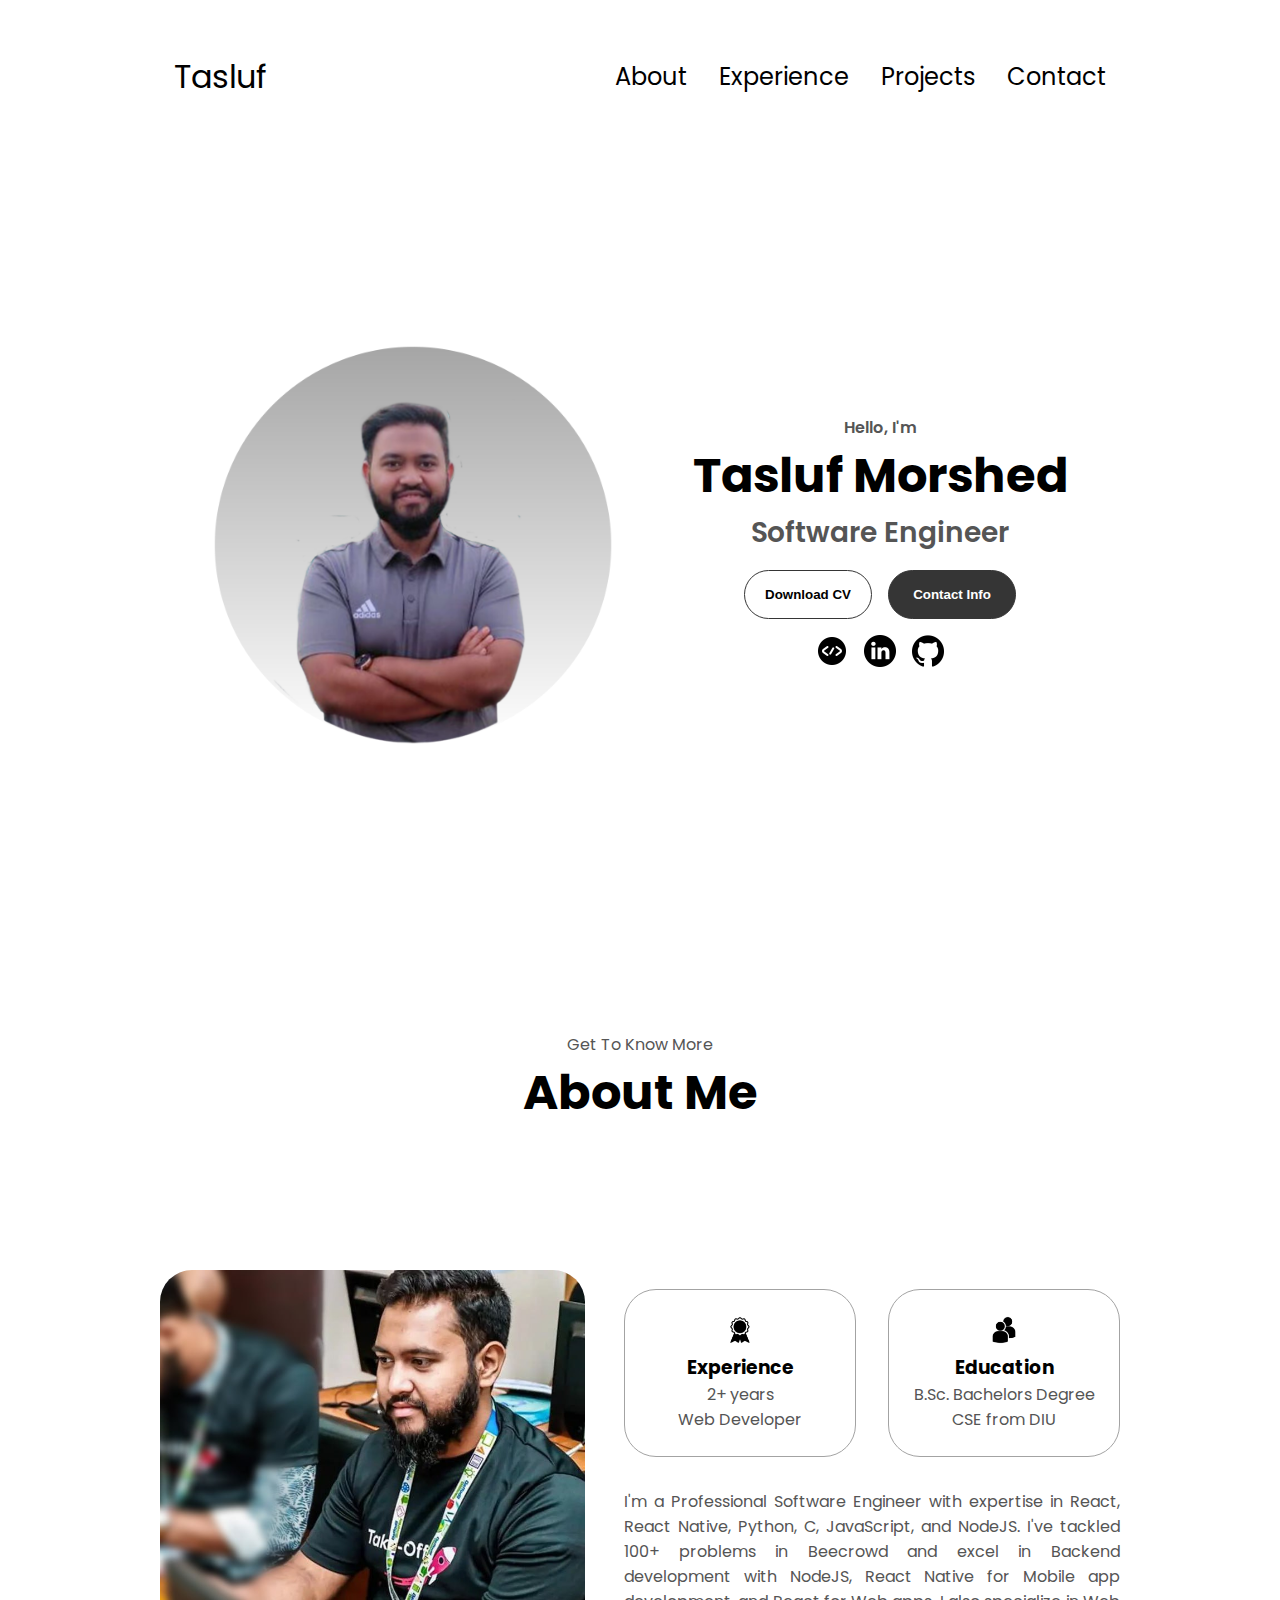
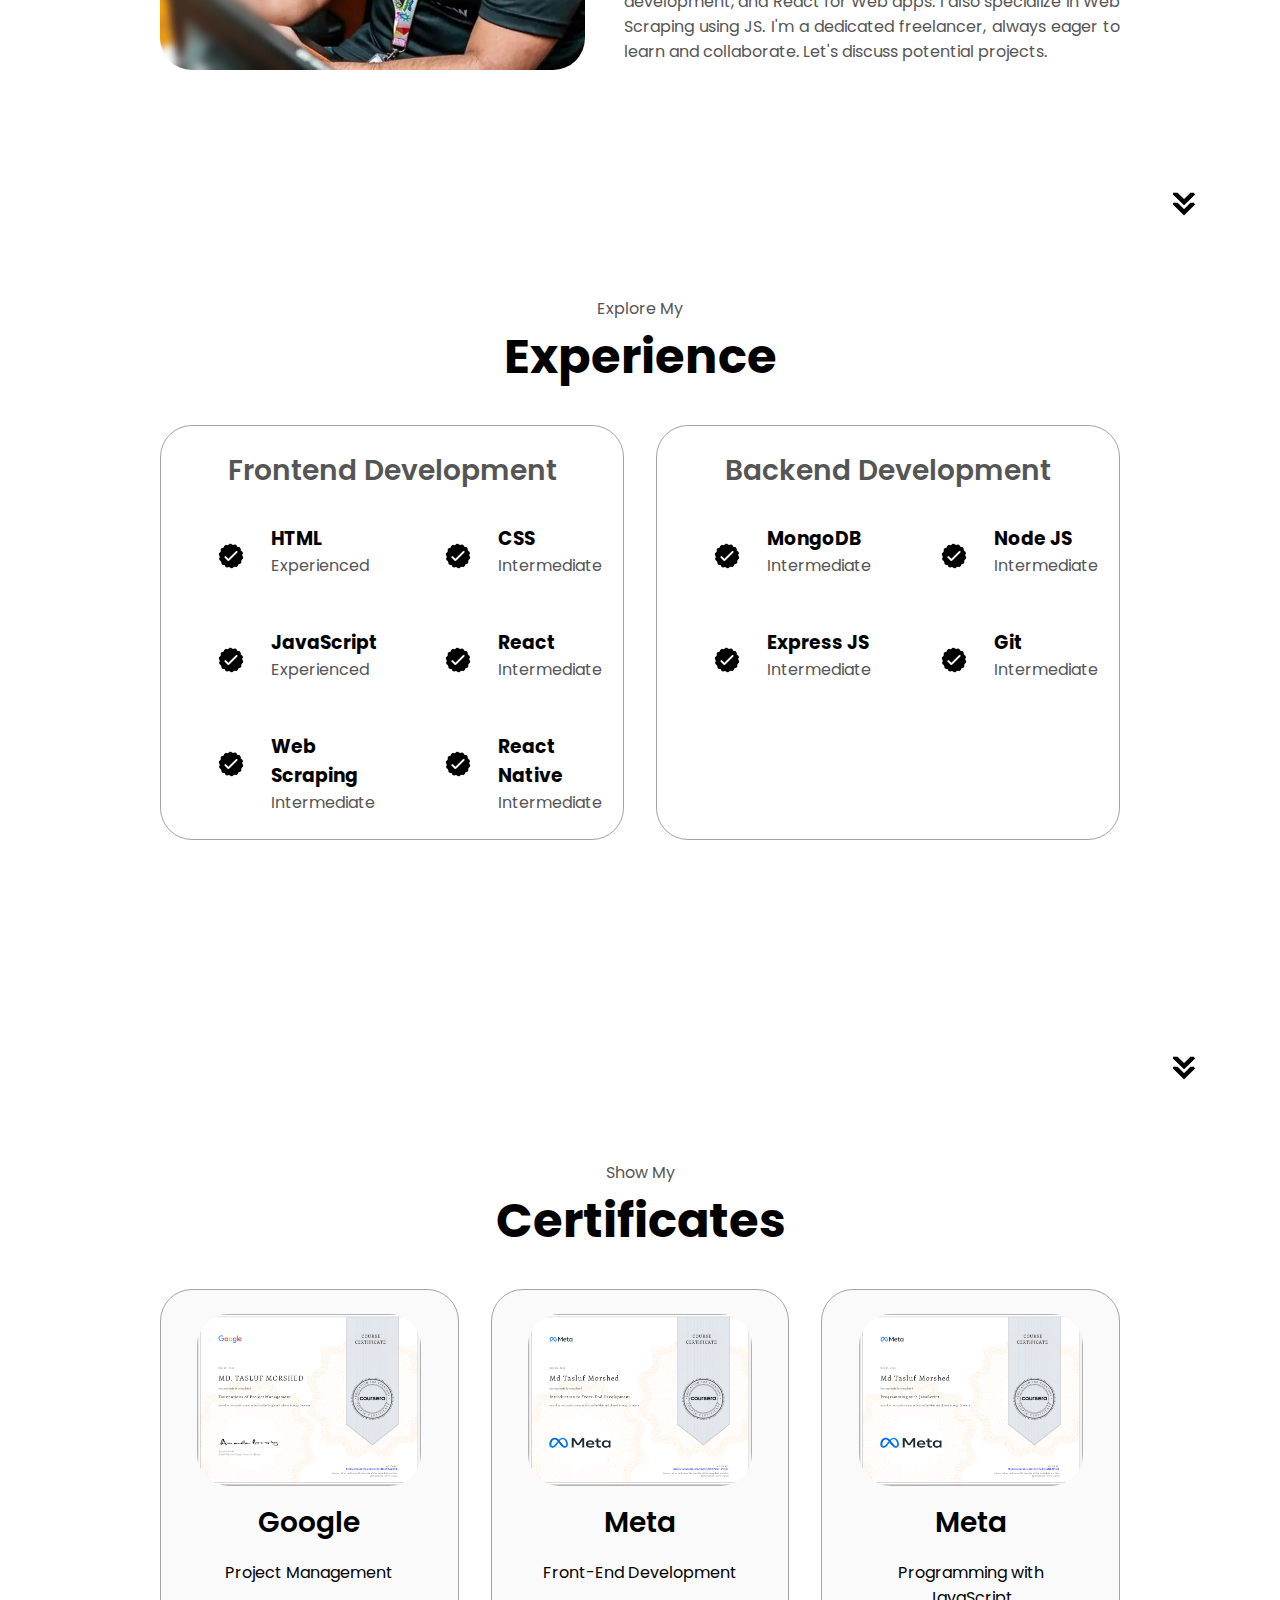
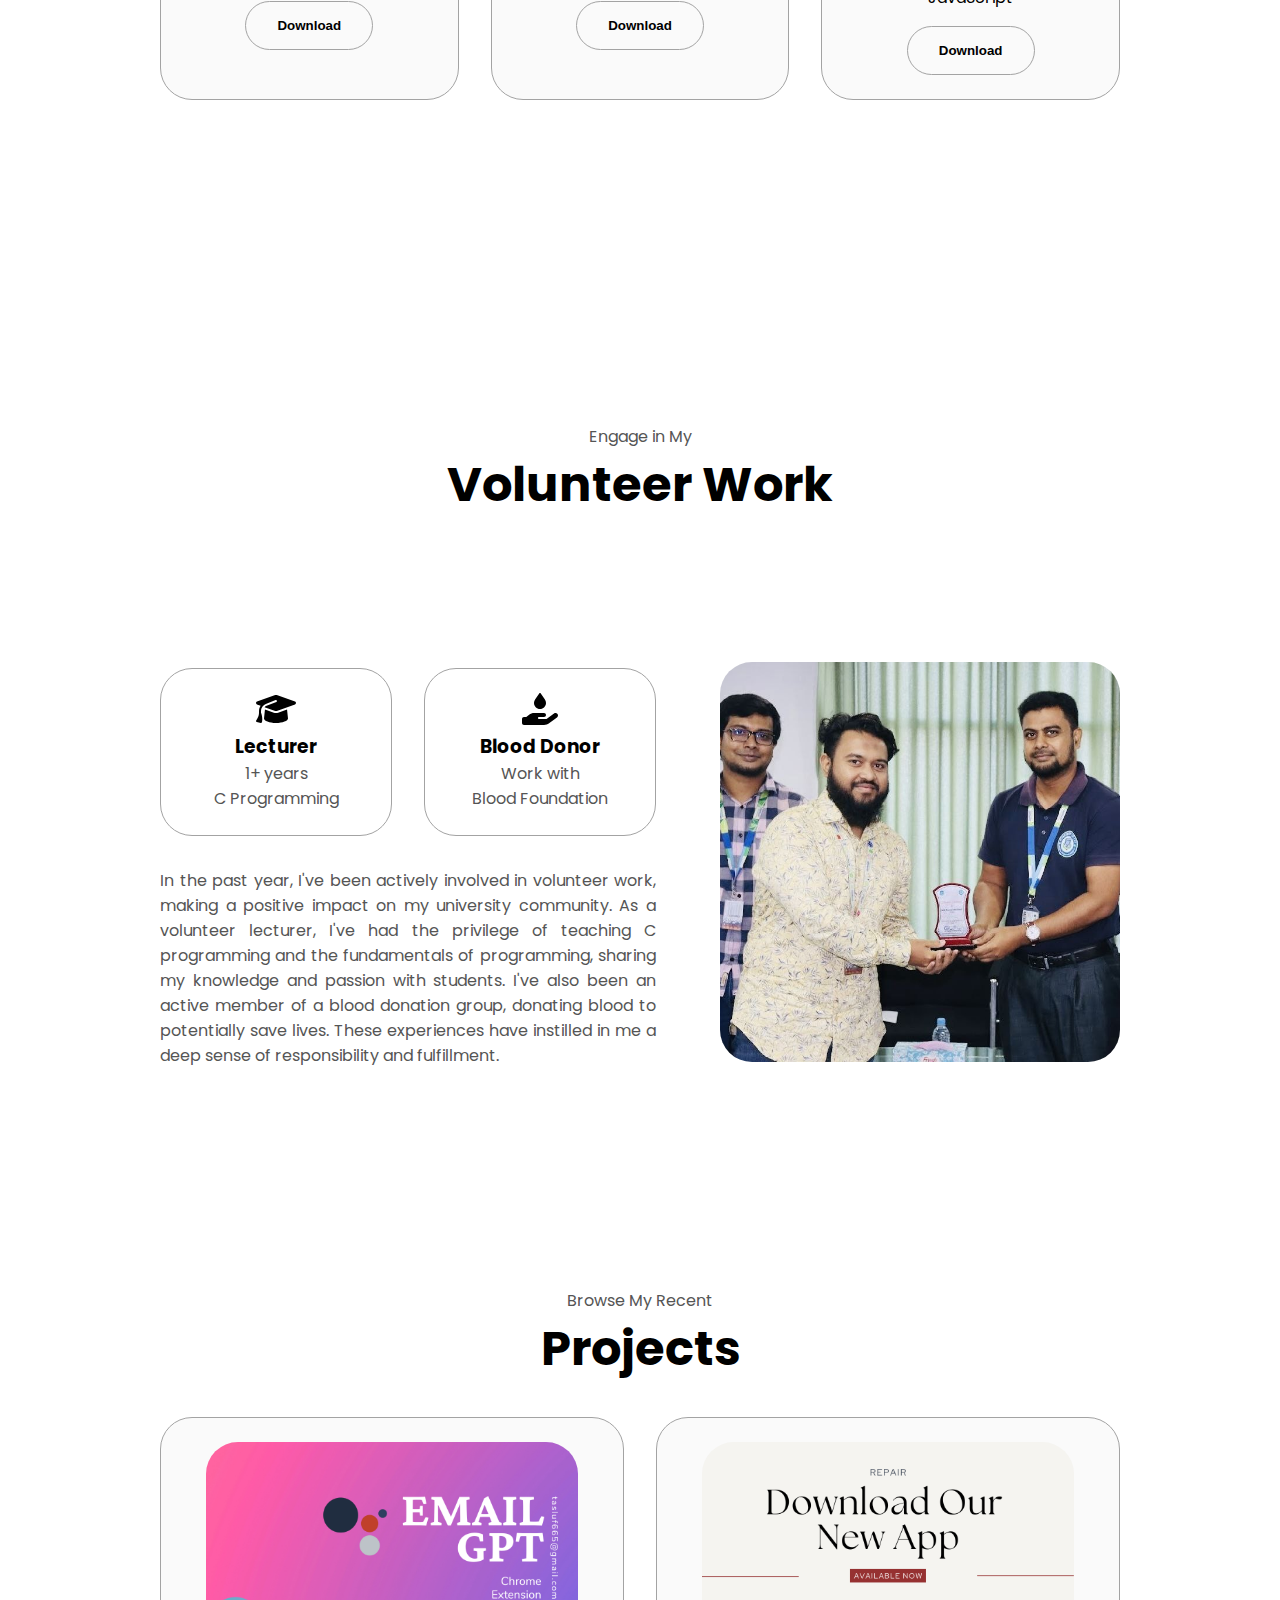
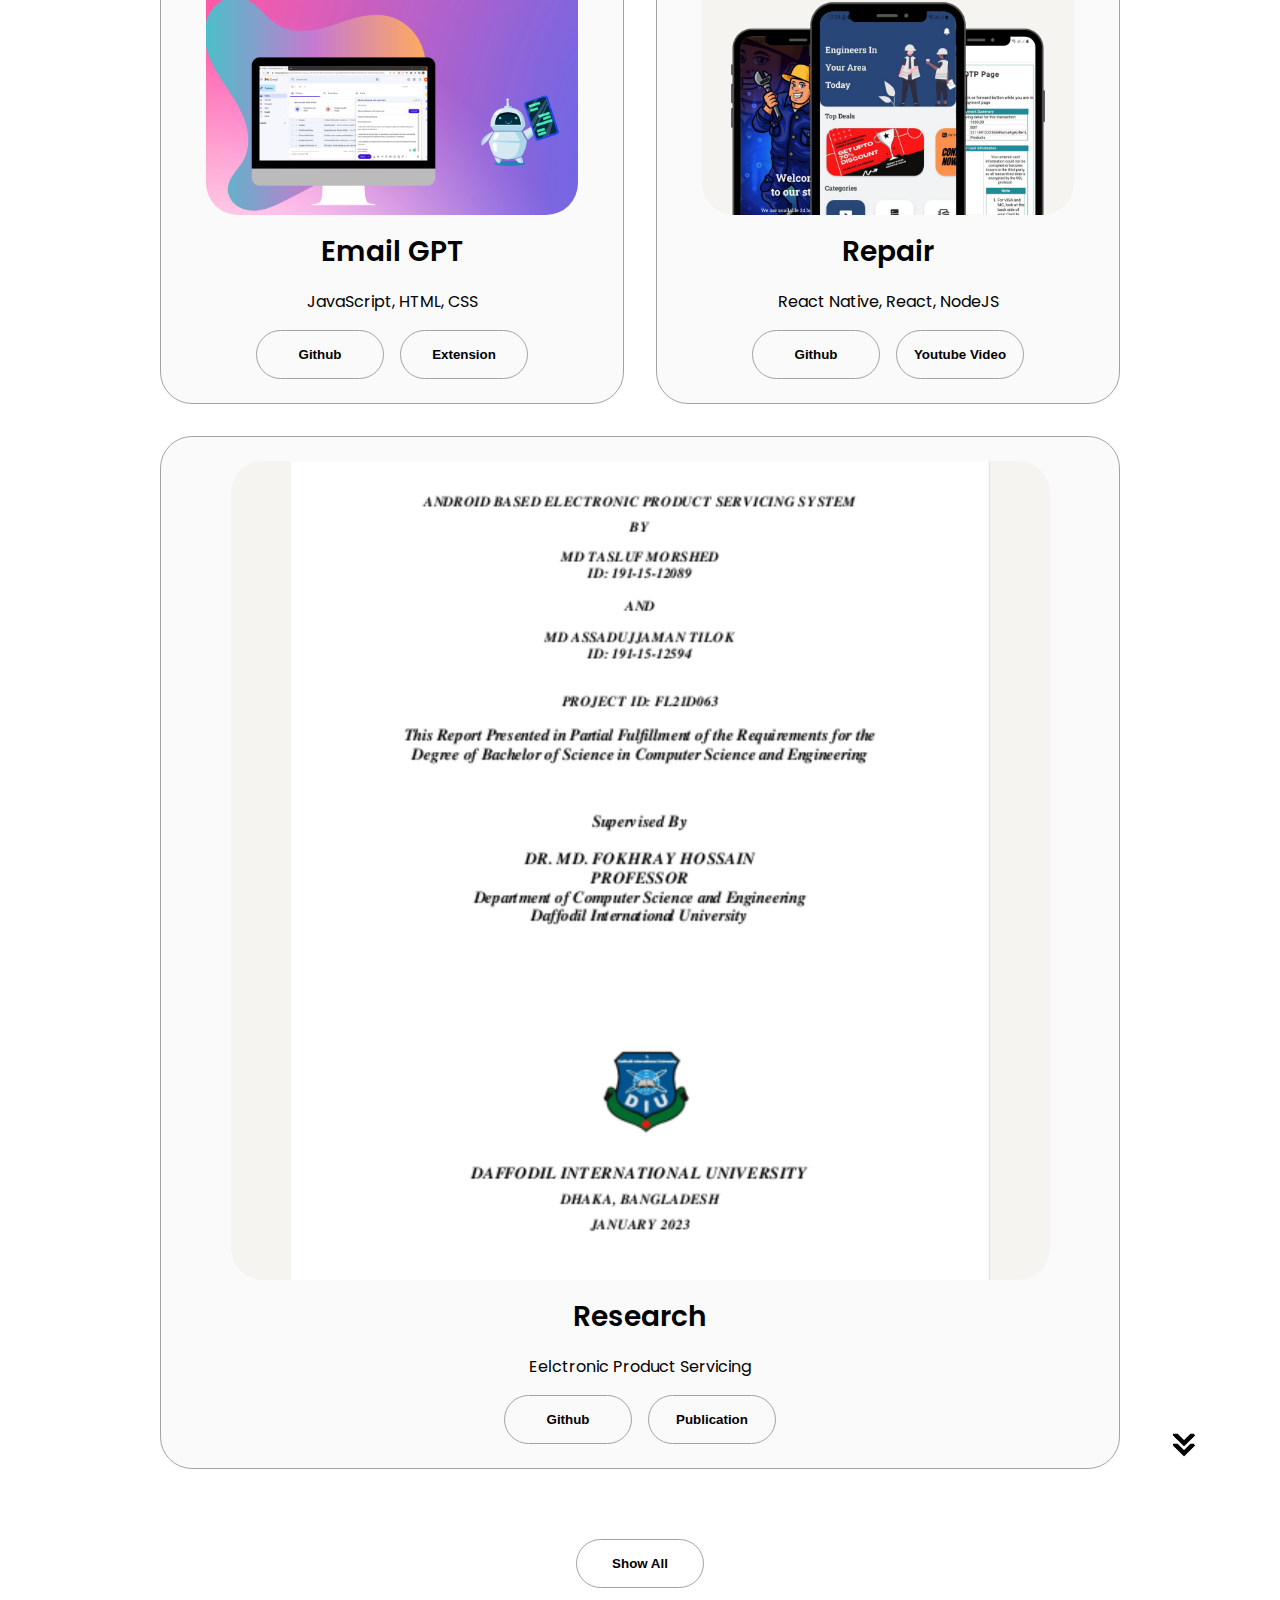
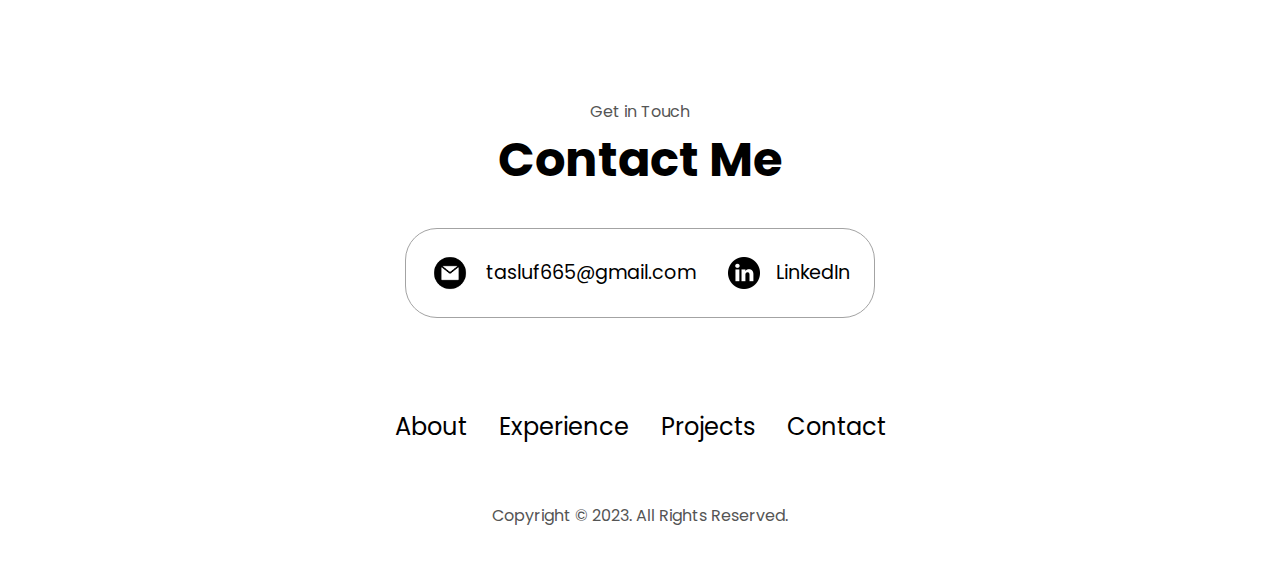
<file: index.html>
<!-- https://www.youtube.com/watch?v=ldwlOzRvYOU -->

<!DOCTYPE html>
<html lang="en">

<head>
  <meta charset="UTF-8" />
  <meta http-equiv="X-UA-Compatible" content="IE=edge" />
  <meta name="viewport" content="width=device-width, initial-scale=1.0" />
  <title>My Portfolio</title>
  <link rel="apple-touch-icon" sizes="180x180" href="./assets/apple-touch-icon.png">
  <link rel="icon" href="./assets/favicon.ico" type="image/x-icon">
  <link rel="stylesheet" href="style.css" />
  <link rel="stylesheet" href="mediaqueries.css" />
</head>

<body>
  <nav id="desktop-nav">
    <div class="logo">Tasluf</div>
    <div>
      <ul class="nav-links">
        <li><a href="#about">About</a></li>
        <li><a href="#experience">Experience</a></li>
        <li><a href="#projects">Projects</a></li>
        <li><a href="#contact">Contact</a></li>
      </ul>
    </div>
  </nav>
  <nav id="hamburger-nav">
    <div class="logo">Tasluf</div>
    <div class="hamburger-menu">
      <div class="hamburger-icon" onclick="toggleMenu()">
        <span></span>
        <span></span>
        <span></span>
      </div>
      <div class="menu-links">
        <li><a href="#about" onclick="toggleMenu()">About</a></li>
        <li><a href="#experience" onclick="toggleMenu()">Experience</a></li>
        <li><a href="#projects" onclick="toggleMenu()">Projects</a></li>
        <li><a href="#contact" onclick="toggleMenu()">Contact</a></li>
      </div>
    </div>
  </nav>
  <section id="profile">
    <div class="section__pic-container">
      <img src="./assets/tasluf-profile-pic-1.png" alt="John Doe profile picture" />
    </div>
    <div class="section__text">
      <p class="section__text__p1">Hello, I'm</p>
      <h1 class="title">Tasluf Morshed</h1>
      <p class="section__text__p2">Software Engineer</p>
      <div class="btn-container">
        <button class="btn btn-color-2" onclick="window.open('./assets/Tasluf_CV_2.pdf')">
          Download CV
        </button>
        <button class="btn btn-color-1" onclick="location.href='./#contact'">
          Contact Info
        </button>
      </div>
      <div id="socials-container">
        <a href="https://www.beecrowd.com.br/judge/en/profile/316645">
          <img src="./assets/coding.png" alt="My Beecrowd profile" class="icon" />
        </a>
        <a href="https://www.linkedin.com/in/md-tasluf-morshed-2842b3255/">
          <img src="./assets/linkedin.png" alt="My LinkedIn profile" class="icon" />
        </a>
        <a href="https://github.com/Tasluf665">
          <img src="./assets/github.png" alt="My Github profile" class="icon" />
        </a>
      </div>
    </div>
  </section>
  <section id="about">
    <p class="section__text__p1">Get To Know More</p>
    <h1 class="title">About Me</h1>
    <div class="section-container">
      <div class="section__pic-container about-section-pic">
        <img src="./assets/tasluf-about-pic.jpg" alt="Profile picture" class="about-pic" />
      </div>
      <div class="about-details-container">
        <div class="about-containers">
          <div class="details-container">
            <img src="./assets/experience.png" alt="Experience icon" class="icon" />
            <h3>Experience</h3>
            <p>2+ years <br />Web Developer</p>
          </div>
          <div class="details-container">
            <img src="./assets/education.png" alt="Education icon" class="icon" />
            <h3>Education</h3>
            <p>B.Sc. Bachelors Degree<br />CSE from DIU</p>
          </div>
        </div>
        <div class="text-container">
          <p>
            I'm a Professional Software Engineer with expertise in React, React Native, Python, C, JavaScript, and
            NodeJS.
            I've tackled 100+ problems in Beecrowd and excel in Backend development with NodeJS, React Native for Mobile
            app development, and React for Web apps. I also specialize in Web Scraping using JS. I'm a dedicated
            freelancer, always eager to learn and collaborate. Let's discuss potential projects.
          </p>
        </div>
      </div>
    </div>
    <img src="./assets/arrow.png" alt="Arrow icon" class="icon arrow" onclick="location.href='./#experience'" />
  </section>
  <section id="experience">
    <p class="section__text__p1">Explore My</p>
    <h1 class="title">Experience</h1>
    <div class="experience-details-container">
      <div class="about-containers">
        <div class="details-container">
          <h2 class="experience-sub-title">Frontend Development</h2>
          <div class="article-container">
            <article>
              <img src="./assets/checkmark.png" alt="Experience icon" class="icon" />
              <div>
                <h3>HTML</h3>
                <p>Experienced</p>
              </div>
            </article>
            <article>
              <img src="./assets/checkmark.png" alt="Experience icon" class="icon" />
              <div>
                <h3>CSS</h3>
                <p>Intermediate</p>
              </div>
            </article>

            <article>
              <img src="./assets/checkmark.png" alt="Experience icon" class="icon" />
              <div>
                <h3>JavaScript</h3>
                <p>Experienced</p>
              </div>
            </article>

            <article>
              <img src="./assets/checkmark.png" alt="Experience icon" class="icon" />
              <div>
                <h3>React</h3>
                <p>Intermediate</p>
              </div>
            </article>

            <article>
              <img src="./assets/checkmark.png" alt="Experience icon" class="icon" />
              <div>
                <h3>Web Scraping</h3>
                <p>Intermediate</p>
              </div>
            </article>



            <article>
              <img src="./assets/checkmark.png" alt="Experience icon" class="icon" />
              <div>
                <h3>React Native</h3>
                <p>Intermediate</p>
              </div>
            </article>

          </div>
        </div>
        <div class="details-container">
          <h2 class="experience-sub-title">Backend Development</h2>
          <div class="article-container">
            <article>
              <img src="./assets/checkmark.png" alt="Experience icon" class="icon" />
              <div>
                <h3>MongoDB</h3>
                <p>Intermediate</p>
              </div>
            </article>
            <article>
              <img src="./assets/checkmark.png" alt="Experience icon" class="icon" />
              <div>
                <h3>Node JS</h3>
                <p>Intermediate</p>
              </div>
            </article>
            <article>
              <img src="./assets/checkmark.png" alt="Experience icon" class="icon" />
              <div>
                <h3>Express JS</h3>
                <p>Intermediate</p>
              </div>
            </article>
            <article>
              <img src="./assets/checkmark.png" alt="Experience icon" class="icon" />
              <div>
                <h3>Git</h3>
                <p>Intermediate</p>
              </div>
            </article>
          </div>
        </div>
      </div>
    </div>
    <img src="./assets/arrow.png" alt="Arrow icon" class="icon arrow" onclick="location.href='./#projects'" />
  </section>

  <section id="certificates">
    <p class="section__text__p1">Show My</p>
    <h1 class="title">Certificates</h1>
    <div class="experience-details-container">
      <div class="about-containers">
        <div class="details-container color-container">
          <div class="article-container">
            <img src="./assets/Certificate-1.png" alt="Project 1" class="project-img" />
          </div>
          <h2 class="experience-sub-title project-title">Google</h2>
          <p class="project-title">Project Management</p>
          <div class="btn-container">
            <button class="btn btn-color-2 project-btn" onclick="window.open('./assets/Certificate-1.pdf')">
              Download
            </button>
          </div>
        </div>

        <div class="details-container color-container">
          <div class="article-container">
            <img src="./assets/Certificate-2.png" alt="Project 1" class="project-img" />
          </div>
          <h2 class="experience-sub-title project-title">Meta</h2>
          <p class="project-title">Front-End Development</p>
          <div class="btn-container">
            <button class="btn btn-color-2 project-btn" onclick="window.open('./assets/Certificate-2.pdf')">
              Download
            </button>
          </div>
        </div>

        <div class="details-container color-container">
          <div class="article-container">
            <img src="./assets/Certificate-3.png" alt="Project 1" class="project-img" />
          </div>
          <h2 class="experience-sub-title project-title">Meta</h2>
          <p class="project-title">Programming with JavaScript</p>
          <div class="btn-container">
            <button class="btn btn-color-2 project-btn" onclick="window.open('./assets/Certificate-3.pdf')">
              Download
            </button>
          </div>
        </div>


      </div>
    </div>
    <img src="./assets/arrow.png" alt="Arrow icon" class="icon arrow" onclick="location.href='./#contact'" />
  </section>

  <section id="volunteer">
    <p class="section__text__p1">Engage in My</p>
    <h1 class="title">Volunteer Work</h1>
    <div class="section-container volunteer-mobile-style">

      <div class="about-details-container">
        <div class="about-containers">
          <div class="details-container">
            <img src="./assets/graduation-cap-solid.svg" alt="Experience icon" class="icon" />
            <h3>Lecturer</h3>
            <p>1+ years <br />C Programming</p>
          </div>
          <div class="details-container">
            <img src="./assets/hand-holding-droplet-solid.svg" alt="Education icon" class="icon" />
            <h3>Blood Donor</h3>
            <p>Work with <br />Blood Foundation</p>
          </div>
        </div>
        <div class="text-container">
          <p>
            In the past year, I've been actively involved in volunteer work, making a positive impact on my university
            community. As a volunteer lecturer, I've had the privilege of teaching C programming and the fundamentals of
            programming, sharing my knowledge and passion with students. I've also been an active member of a blood
            donation group, donating blood to potentially save lives. These experiences have instilled in me
            a deep sense of responsibility and fulfillment.
          </p>
        </div>
      </div>
      <div class="section__pic-container about-section-pic">
        <img src="./assets/volunteer.jpg" alt="Profile picture" class="about-pic volunteer-pic" />
      </div>
    </div>
    <img src="./assets/arrow.png" alt="Arrow icon" class="icon arrow" onclick="location.href='./#experience'" />
  </section>

  <section id="projects">
    <p class="section__text__p1">Browse My Recent</p>
    <h1 class="title">Projects</h1>
    <div class="experience-details-container">
      <div class="about-containers">
        <div class="details-container color-container">
          <div class="article-container">
            <img src="./assets/project-1.png" alt="Project 1" class="project-img" />
          </div>
          <h2 class="experience-sub-title project-title">Email GPT</h2>
          <p class="project-title">JavaScript, HTML, CSS</p>
          <div class="btn-container">
            <button class="btn btn-color-2 project-btn" onclick="window.open('https://github.com/Tasluf665/Email_GPT')">
              Github
            </button>
            <button class="btn btn-color-2 project-btn"
              onclick="window.open('https://chrome.google.com/webstore/detail/email-gpt/gjkkbbbjdcdickanchomafbcddjgpnpn')">
              Extension
            </button>
          </div>
        </div>

        <div class="details-container color-container">
          <div class="article-container">
            <img src="./assets/project-2.png" alt="Project 1" class="project-img" />
          </div>
          <h2 class="experience-sub-title project-title">Repair</h2>
          <p class="project-title">React Native, React, NodeJS</p>
          <div class="btn-container">
            <button class="btn btn-color-2 project-btn"
              onclick="window.open('https://github.com/Tasluf665/Repair_Android_With_Nodejs')">
              Github
            </button>
            <button class="btn btn-color-2 project-btn"
              onclick="window.open('https://www.youtube.com/watch?v=wWMqArSEQqg')">
              Youtube Video
            </button>
          </div>
        </div>

        <!-- <div class="details-container color-container">
          <div class="article-container">
            <img src="./assets/project-3.png" alt="Project 2" class="project-img" />
          </div>
          <h2 class="experience-sub-title project-title">Grocery</h2>
          <p class="project-title">React Native, React, NodeJS</p>
          <div class="btn-container">
            <button class="btn btn-color-2 project-btn" onclick="location.href='https://github.com/'">
              Github
            </button>
            <button class="btn btn-color-2 project-btn" onclick="location.href='https://github.com/'">
              Youtube Video
            </button>
          </div>
        </div> -->

        <div class="details-container color-container">
          <div class="article-container">
            <img src="./assets/project-12.png" alt="Project 2" class="project-img" />
          </div>
          <h2 class="experience-sub-title project-title">Research</h2>
          <p class="project-title">Eelctronic Product Servicing</p>
          <div class="btn-container">
            <button class="btn btn-color-2 project-btn"
              onclick="window.open('https://github.com/AssadujjamanTilok/Report_Repair')">
              Github
            </button>
            <button class="btn btn-color-2 project-btn"
              onclick="window.open('http://dspace.daffodilvarsity.edu.bd:8080/handle/123456789/10380')">
              Publication
            </button>
          </div>
        </div>


      </div>
    </div>
    <img src="./assets/arrow.png" alt="Arrow icon" class="icon arrow" onclick="location.href='./#contact'" />
  </section>

  <section id="showallBtn">
    <div class="btn-container">
      <button class="btn btn-color-2 project-btn" onclick="location.href='./project.html'">
        Show All
      </button>
    </div>
  </section>
  <section id="contact">
    <p class="section__text__p1">Get in Touch</p>
    <h1 class="title">Contact Me</h1>
    <div class="contact-info-upper-container">
      <div class="contact-info-container">
        <img src="./assets/email.png" alt="Email icon" class="icon contact-icon email-icon" />
        <p><a href="mailto:rhyme665@gmail.com">tasluf665@gmail.com</a></p>
      </div>
      <div class="contact-info-container">
        <img src="./assets/linkedin.png" alt="LinkedIn icon" class="icon contact-icon" />
        <p><a href="https://www.linkedin.com/in/md-tasluf-morshed-2842b3255/">LinkedIn</a></p>
      </div>
    </div>
  </section>
  <footer>
    <nav>
      <div class="nav-links-container">
        <ul class="nav-links">
          <li><a href="#about">About</a></li>
          <li><a href="#experience">Experience</a></li>
          <li><a href="#projects">Projects</a></li>
          <li><a href="#contact">Contact</a></li>
        </ul>
      </div>
    </nav>
    <p>Copyright &#169; 2023. All Rights Reserved.</p>
  </footer>
  <script src="script.js"></script>
</body>

</html>
</file>
<file: style.css>
/* GENERAL */

@import url("https://fonts.googleapis.com/css2?family=Poppins:wght@300;400;500;600&display=swap");

* {
  margin: 0;
  padding: 0;
}

body {
  font-family: "Poppins", sans-serif;
}

html {
  scroll-behavior: smooth;
}

p {
  color: rgb(85, 85, 85);
}

/* TRANSITION */

a,
.btn {
  transition: all 300ms ease;
}

/* DESKTOP NAV */

nav,
.nav-links {
  display: flex;
}

nav {
  justify-content: space-around;
  align-items: center;
  height: 17vh;
}

.nav-links {
  gap: 2rem;
  list-style: none;
  font-size: 1.5rem;
}

a {
  color: black;
  text-decoration: none;
  text-decoration-color: white;
}

a:hover {
  color: grey;
  text-decoration: underline;
  text-underline-offset: 1rem;
  text-decoration-color: rgb(181, 181, 181);
}

.logo {
  font-size: 2rem;
}

.logo:hover {
  cursor: default;
}

/* HAMBURGER MENU */

#hamburger-nav {
  display: none;
}

.hamburger-menu {
  position: relative;
  display: inline-block;
}

.hamburger-icon {
  display: flex;
  flex-direction: column;
  justify-content: space-between;
  height: 24px;
  width: 30px;
  cursor: pointer;
}

.hamburger-icon span {
  width: 100%;
  height: 2px;
  background-color: black;
  transition: all 0.3 ease-in-out;
}

.menu-links {
  position: absolute;
  top: 100%;
  right: 0;
  background-color: white;
  width: fit-content;
  max-height: 0;
  overflow: hidden;
  transition: all 0.3 ease-in-out;
  z-index: 1;
}

.menu-links a {
  display: block;
  padding: 10px;
  text-align: center;
  font-size: 1.5rem;
  color: black;
  text-decoration: none;
  transition: all 0.3 ease-in-out;
}

.menu-links li {
  list-style: none;
}

.menu-links.open {
  max-height: 300px;
}

.hamburger-icon.open span:first-child {
  transform: rotate(45deg) translate(10px, 5px);
}

.hamburger-icon.open span:nth-child(2) {
  opacity: 0;
}

.hamburger-icon.open span:last-child {
  transform: rotate(-45deg) translate(10px, -5px);
}

.hamburger-icon span:first-child {
  transform: none;
}

.hamburger-icon span:first-child {
  opacity: 1;
}

.hamburger-icon span:first-child {
  transform: none;
}

/* SECTIONS */

section {
  padding-top: 4vh;
  height: 96vh;
  margin: 0 10rem;
  box-sizing: border-box;
  min-height: fit-content;
}

.section-container {
  display: flex;
}

/* PROFILE SECTION */

#profile {
  display: flex;
  justify-content: center;
  gap: 5rem;
  height: 80vh;
}

.section__pic-container {
  display: flex;
  height: 400px;
  width: 400px;
  margin: auto 0;
}

.section__text {
  align-self: center;
  text-align: center;
}

.section__text p {
  font-weight: 600;
}

.section__text__p1 {
  text-align: center;
}

.section__text__p2 {
  font-size: 1.75rem;
  margin-bottom: 1rem;
}

.title {
  font-size: 3rem;
  text-align: center;
}

#socials-container {
  display: flex;
  justify-content: center;
  margin-top: 1rem;
  gap: 1rem;
}

/* ICONS */

.icon {
  cursor: pointer;
  height: 2rem;
}

/* BUTTONS */

.btn-container {
  display: flex;
  justify-content: center;
  gap: 1rem;
}

.btn {
  font-weight: 600;
  transition: all 300ms ease;
  padding: 1rem;
  width: 8rem;
  border-radius: 2rem;
}

.btn-color-1,
.btn-color-2 {
  border: rgb(53, 53, 53) 0.1rem solid;
}

.btn-color-1:hover,
.btn-color-2:hover {
  cursor: pointer;
}

.btn-color-1,
.btn-color-2:hover {
  background: rgb(53, 53, 53);
  color: white;
}

.btn-color-1:hover {
  background: rgb(0, 0, 0);
}

.btn-color-2 {
  background: none;
}

.btn-color-2:hover {
  border: rgb(255, 255, 255) 0.1rem solid;
}

.btn-container {
  gap: 1rem;
}

/* ABOUT SECTION */

#about {
  position: relative;
}

.about-containers {
  gap: 2rem;
  margin-bottom: 2rem;
  margin-top: 2rem;
}

.about-details-container {
  justify-content: center;
  flex-direction: column;
}

.about-containers,
.about-details-container {
  display: flex;
}

.about-pic {
  border-radius: 2rem;
}

.arrow {
  position: absolute;
  right: -5rem;
  bottom: 2.5rem;
}

.details-container {
  padding: 1.5rem;
  flex: 1;
  background: white;
  border-radius: 2rem;
  border: rgb(53, 53, 53) 0.1rem solid;
  border-color: rgb(163, 163, 163);
  text-align: center;
}

.section-container {
  gap: 4rem;
  height: 80%;
}

.section__pic-container {
  height: 400px;
  width: 400px;
  margin: auto 0;
}

.text-container{
  text-align: justify;
}

.about-section-pic{
  padding: 20px 0 0 0;
}

@media screen and (max-width: 500px) {
  .about-section-pic{
    min-height: 300px;
  }
  .about-pic{
    width: 300px;
    height: auto;
  }
  
}
/* EXPERIENCE SECTION */

#experience {
  position: relative;
}

.experience-sub-title {
  color: rgb(85, 85, 85);
  font-weight: 600;
  font-size: 1.75rem;
  margin-bottom: 2rem;
}

.experience-details-container {
  display: flex;
  justify-content: center;
  flex-direction: column;
}

.article-container {
  display: flex;
  text-align: initial;
  flex-wrap: wrap;
  flex-direction: row;
  gap: 2.5rem;
  justify-content: space-around;
}

article {
  display: flex;
  width: 10rem;
  justify-content: space-around;
  gap: 0.5rem;
}

article .icon {
  cursor: default;
  padding: 1rem;
}

/*Volunteer*/

.volunteer-pic{
  overflow: hidden;
  object-fit:cover;
}

@media screen and (max-width: 500px) {
  .volunteer-mobile-style{
    margin-top: 3vh;
  }
  
}


/* PROJECTS SECTION */

#projects {
  position: relative;
}

.color-container {
  border-color: rgb(163, 163, 163);
  background: rgb(250, 250, 250);
}

.project-img {
  border-radius: 2rem;
  width: 90%;
  height: 90%;
}

.project-title {
  margin: 1rem;
  color: black;
}

.project-btn {
  color: black;
  border-color: rgb(163, 163, 163);
}

/* CONTACT */

#contact {
  display: flex;
  justify-content: center;
  flex-direction: column;
  height: 70vh;
}

#showallBtn {
  display: flex;
  justify-content: center;
  flex-direction: column;
  height: 10vh;
  margin-bottom: 8vh;
}

.contact-info-upper-container {
  display: flex;
  justify-content: center;
  border-radius: 2rem;
  border: rgb(53, 53, 53) 0.1rem solid;
  border-color: rgb(163, 163, 163);
  background: (250, 250, 250);
  margin: 2rem auto;
  padding: 0.5rem;
}

.contact-info-container {
  display: flex;
  align-items: center;
  justify-content: center;
  gap: 1rem;
  padding: 1rem;
}

@media screen and (max-width: 500px) {
  .contact-info-container {
    gap: 0.5rem;
    padding: 0.4rem;
  }
  
}

.contact-info-container p {
  font-size: larger;
}

.contact-icon {
  cursor: default;
}

.email-icon {
  height: 2.5rem;
}

/* FOOTER SECTION */

footer {
  height: 26vh;
  margin: 0 1rem;
}

footer p {
  text-align: center;
}
</file>
<file: mediaqueries.css>
@media screen and (max-width: 1400px) {
  #profile {
    height: 83vh;
    margin-bottom: 6rem;
  }
  .about-containers {
    flex-wrap: wrap;
  }
  #contact,
  #projects {
    height: fit-content;
  }
}

@media screen and (max-width: 1200px) {
  #desktop-nav {
    display: none;
  }
  #hamburger-nav {
    display: flex;
  }
  #experience,
  .experience-details-container {
    margin-top: 2rem;
  }
  #profile,
  .section-container {
    display: block;
  }
  .arrow {
    display: none;
  }
  section,
  .section-container {
    height: fit-content;
  }
  section {
    margin: 0 5%;
  }
  .section__pic-container {
    width: 275px;
    height: 275px;
    margin: 0 auto 2rem;
  }
  .about-containers {
    margin-top: 0;
  }
}

@media screen and (max-width: 600px) {
  #contact,
  footer {
    height: 40vh;
  }
  #profile {
    height: 83vh;
    margin-bottom: 0;
  }
  article {
    font-size: 1rem;
  }
  footer nav {
    height: fit-content;
    margin-bottom: 2rem;
  }
  .about-containers,
  .contact-info-upper-container,
  .btn-container {
    flex-wrap: wrap;
  }
  .contact-info-container {
    margin: 0;
  }
  .contact-info-container p,
  .nav-links li a {
    font-size: 1rem;
  }
  .experience-sub-title {
    font-size: 1.25rem;
  }
  .logo {
    font-size: 1.5rem;
  }
  .nav-links {
    flex-direction: column;
    gap: 0.5rem;
    text-align: center;
  }
  .section__pic-container {
    width: auto;
    height: 46vw;
    justify-content: center;
  }
  .section__text__p2 {
    font-size: 1.25rem;
  }
  .title {
    font-size: 2rem;
  }
  .text-container {
    text-align: justify;
  }
}
</file>
